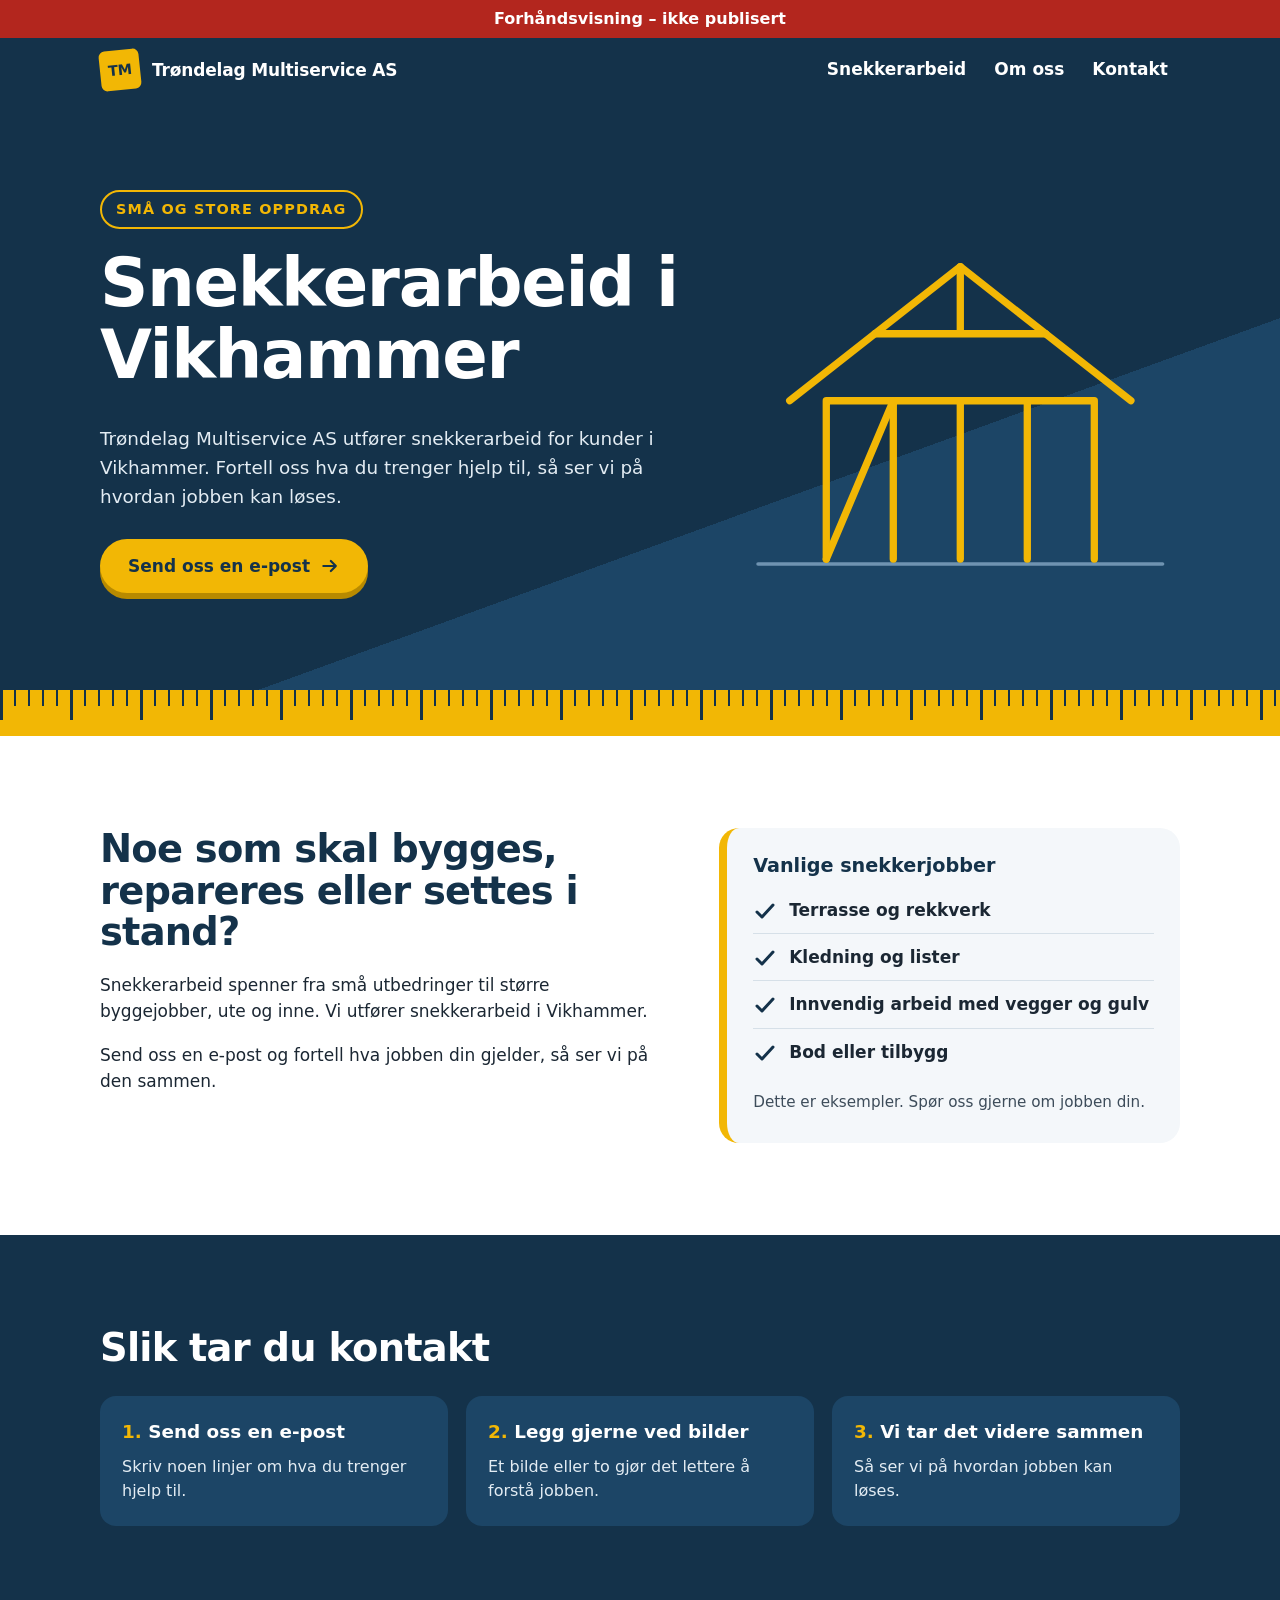
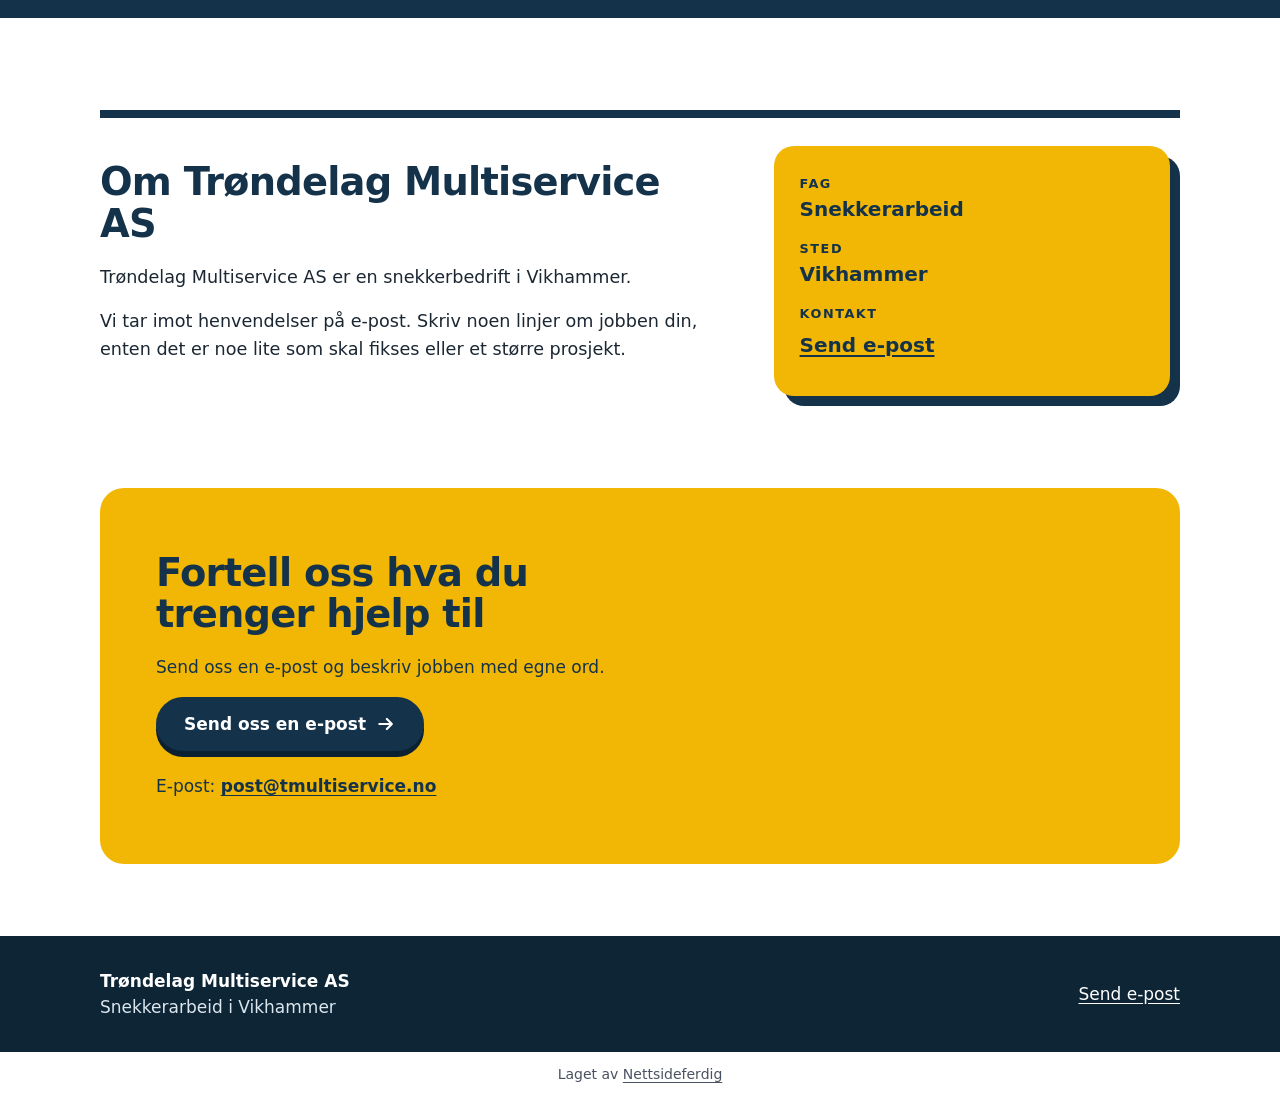
<file: index.html>
<!doctype html>
<html lang="nb">
<head>
<meta charset="utf-8">
<meta name="viewport" content="width=device-width, initial-scale=1">
<title>Snekker Vikhammer | Trøndelag Multiservice AS</title>
<meta name="description" content="Trøndelag Multiservice AS utfører snekkerarbeid i Vikhammer. Fortell oss hva du trenger hjelp til, og ta kontakt på e-post.">
<link rel="canonical" href="https://andersmathisen7-design.github.io/side-trondelag-multiservice-as-379ae695/">
<meta property="og:type" content="website">
<meta property="og:locale" content="nb_NO">
<meta property="og:site_name" content="Trøndelag Multiservice AS">
<meta property="og:title" content="Snekker Vikhammer | Trøndelag Multiservice AS">
<meta property="og:description" content="Trøndelag Multiservice AS utfører snekkerarbeid i Vikhammer. Fortell oss hva du trenger hjelp til, og ta kontakt på e-post.">
<meta property="og:url" content="https://andersmathisen7-design.github.io/side-trondelag-multiservice-as-379ae695/">
<meta http-equiv="Content-Security-Policy" content="default-src 'none'; style-src 'self'; img-src 'self'; manifest-src 'self'; worker-src 'self'; script-src 'self'">
<link rel="stylesheet" href="./style.css">
<meta name="theme-color" content="#14324a">
<link rel="manifest" href="./manifest.webmanifest">
<link rel="icon" href="./icon.svg" type="image/svg+xml">
<script src="./pwa.js" defer></script>
<meta name="robots" content="noindex,nofollow">
<script type="application/ld+json">{"@context":"https://schema.org","@type":"GeneralContractor","name":"Trøndelag Multiservice AS","description":"Trøndelag Multiservice AS utfører snekkerarbeid i Vikhammer. Fortell oss hva du trenger hjelp til, og ta kontakt på e-post.","email":"post@tmultiservice.no","areaServed":"Vikhammer","url":"https://andersmathisen7-design.github.io/side-trondelag-multiservice-as-379ae695"}</script>
</head>
<body>
<div class="forhandsstripe">Forhåndsvisning – ikke publisert</div>
<header class="topp"><div class="inn topp-rad"><a class="logo" href="./" aria-label="Til forsiden"><span class="merke" aria-hidden="true">TM</span> <span>Trøndelag Multiservice AS</span></a><nav aria-label="Hovedmeny"><ul class="meny"><li><a href="./#snekkerarbeid">Snekkerarbeid</a></li><li><a href="./#om-oss">Om oss</a></li><li><a href="./#kontakt">Kontakt</a></li></ul></nav></div></header>
<main>
<section class="hero"><div class="inn hero-rute"><div><p class="sted">Små og store oppdrag</p><h1>Snekkerarbeid i Vikhammer</h1><p class="ingress">Trøndelag Multiservice AS utfører snekkerarbeid for kunder i Vikhammer. Fortell oss hva du trenger hjelp til, så ser vi på hvordan jobben kan løses.</p><p><a class="knapp" href="mailto:post@tmultiservice.no">Send oss en e-post <svg viewBox="0 0 24 24" aria-hidden="true"><path class="pil" d="M4 12h15M13 6l6 6-6 6"/></svg></a></p></div><div class="tegning" aria-hidden="true"><svg viewBox="0 0 360 300"><path class="strek-tynn" d="M14 284h332"/><polyline class="strek" points="40,150 180,40 320,150"/><path class="strek" d="M70 150v130M290 150v130M70 150h220M125 150v130M180 150v130M235 150v130"/><path class="strek" d="M70 280l55-130M110 95h140M180 40v55"/></svg></div></div><div class="linjal" aria-hidden="true"></div></section><section class="del" id="snekkerarbeid"><div class="inn to"><div><h2>Noe som skal bygges, repareres eller settes i stand?</h2><p>Snekkerarbeid spenner fra små utbedringer til større byggejobber, ute og inne. Vi utfører snekkerarbeid i Vikhammer.</p><p>Send oss en e-post og fortell hva jobben din gjelder, så ser vi på den sammen.</p></div><aside class="liste-kort" aria-labelledby="vanlige"><h3 id="vanlige">Vanlige snekkerjobber</h3><ul class="sjekk"><li><svg viewBox="0 0 24 24" aria-hidden="true"><path class="hake" d="M4 13l5 5L20 6"/></svg> Terrasse og rekkverk</li><li><svg viewBox="0 0 24 24" aria-hidden="true"><path class="hake" d="M4 13l5 5L20 6"/></svg> Kledning og lister</li><li><svg viewBox="0 0 24 24" aria-hidden="true"><path class="hake" d="M4 13l5 5L20 6"/></svg> Innvendig arbeid med vegger og gulv</li><li><svg viewBox="0 0 24 24" aria-hidden="true"><path class="hake" d="M4 13l5 5L20 6"/></svg> Bod eller tilbygg</li></ul><p class="merknad">Dette er eksempler. Spør oss gjerne om jobben din.</p></aside></div></section><section class="del slik" aria-labelledby="slik-tittel"><div class="inn"><h2 id="slik-tittel">Slik tar du kontakt</h2><ol class="trinn"><li>Send oss en e-post<p>Skriv noen linjer om hva du trenger hjelp til.</p></li><li>Legg gjerne ved bilder<p>Et bilde eller to gjør det lettere å forstå jobben.</p></li><li>Vi tar det videre sammen<p>Så ser vi på hvordan jobben kan løses.</p></li></ol></div></section><section class="del" id="om-oss"><div class="inn"><div class="om-boks"><div><h2>Om Trøndelag Multiservice AS</h2><p>Trøndelag Multiservice AS er en snekkerbedrift i Vikhammer.</p><p>Vi tar imot henvendelser på e-post. Skriv noen linjer om jobben din, enten det er noe lite som skal fikses eller et større prosjekt.</p></div><aside class="fakta" aria-label="Kort om oss"><dl><div><dt>Fag</dt><dd>Snekkerarbeid</dd></div><div><dt>Sted</dt><dd>Vikhammer</dd></div><div><dt>Kontakt</dt><dd><a href="mailto:post@tmultiservice.no">Send e-post</a></dd></div></dl></aside></div></div></section><section class="kontakt" id="kontakt"><div class="inn"><div class="kontakt-kort"><h2>Fortell oss hva du trenger hjelp til</h2><p>Send oss en e-post og beskriv jobben med egne ord.</p><p><a class="knapp" href="mailto:post@tmultiservice.no">Send oss en e-post <svg viewBox="0 0 24 24" aria-hidden="true"><path class="pil" d="M4 12h15M13 6l6 6-6 6"/></svg></a></p><p class="adr">E-post: <a href="mailto:post@tmultiservice.no">post@tmultiservice.no</a></p></div></div></section>
</main>
<footer class="bunn"><div class="inn bunn-rad"><div><p class="bunn-navn">Trøndelag Multiservice AS</p><p>Snekkerarbeid i Vikhammer</p></div><p><a href="mailto:post@tmultiservice.no">Send e-post</a></p></div></footer>
<p class="nf-byra">Laget av <a href="https://nettsideferdig.no/">Nettsideferdig</a></p>
</body>
</html>
</file>
<file: style.css>
/* Fast fra Sidefabrikken: bestillingswidgeten. */
:root { --nf-farge: #14324a; }
#nf-bestill [hidden] { display: none !important; }
#nf-bestill button { font: inherit; padding: 0.5rem 0.9rem; margin: 0.2rem; border: 1px solid var(--nf-farge); border-radius: 6px; background: #fff; color: var(--nf-farge); cursor: pointer; }
#nf-bestill button:disabled { opacity: 0.6; }
#nf-bestill .nf-knapp { background: var(--nf-farge); color: #fff; }
#nf-bestill .nf-tjeneste { display: block; width: 100%; text-align: left; }
#nf-bestill .nf-tjeneste small, #nf-bestill .nf-vare small { display: block; color: #555; }
#nf-bestill .nf-felt { display: block; margin: 0.5rem 0; }
#nf-bestill input, #nf-bestill select, #nf-bestill textarea { font: inherit; padding: 0.4rem; border: 1px solid #c5cad3; border-radius: 4px; display: block; width: 100%; max-width: 24rem; }
#nf-bestill input[type="checkbox"], #nf-bestill input[type="radio"] { display: inline-block; width: auto; margin: 0 0.4rem 0 0; vertical-align: middle; }
#nf-bestill .nf-rad { display: flex; flex-wrap: wrap; gap: 0.5rem; }
#nf-bestill .nf-vare { padding: 0.4rem 0; border-bottom: 1px solid #e3e6eb; }
#nf-bestill .nf-feil, #nf-bestill .nf-utsolgt { color: #b3261e; }
#nf-bestill .nf-test { background: #fff4e5; padding: 0.4rem 0.8rem; border-radius: 6px; }
#nf-bestill .nf-oppsummering { font-weight: 600; }
#nf-bestill .nf-faner { display: flex; flex-wrap: wrap; gap: 0.25rem; margin: 0.5rem 0 1rem; }
#nf-bestill .nf-fane.nf-valgt, #nf-bestill .nf-dag.nf-valgt { background: var(--nf-farge); color: #fff; }
#nf-bestill .nf-adresse { position: relative; max-width: 24rem; }
#nf-bestill .nf-forslag { position: absolute; top: 100%; left: 0; right: 0; z-index: 10; max-height: 15rem; overflow-y: auto; background: #fff; border: 1px solid #c5cad3; border-radius: 4px; box-shadow: 0 4px 12px rgba(0, 0, 0, 0.15); }
#nf-bestill .nf-forslag button { display: block; width: 100%; margin: 0; border: 0; border-radius: 0; padding: 0.5rem 0.75rem; text-align: left; color: inherit; }
#nf-bestill .nf-forslag button:hover, #nf-bestill .nf-forslag button:focus { background: #f4f7fb; }
#nf-bestill .nf-dager { display: flex; flex-wrap: wrap; gap: 0.25rem; margin: 0.5rem 0; }
#nf-bestill .nf-dag.nf-full { text-decoration: line-through; color: #777; border-color: #c5cad3; }
#nf-bestill .nf-tillegg { margin: 0.5rem 0; }
#nf-bestill .nf-sporsmal { margin: 0.8rem 0; }
#nf-bestill .nf-hjelp { display: block; font-size: 0.875rem; color: #666; margin: 0.15rem 0 0.25rem; }
#nf-bestill .nf-sum { font-weight: 700; font-size: 1.15rem; }
#nf-bestill .nf-ja-nei { display: flex; gap: 1.5rem; margin-top: 0.25rem; }
.prisliste table { border-collapse: collapse; width: 100%; max-width: 36rem; }
.prisliste th, .prisliste td { text-align: left; padding: 0.4rem 0.6rem 0.4rem 0; border-bottom: 1px solid #e3e6eb; vertical-align: top; }
.prisliste td:last-child, .prisliste th:last-child { text-align: right; white-space: nowrap; padding-right: 0; }
.prisliste small { color: #555; }
.prisliste .prisinfo { font-size: 0.875rem; color: #555; }

main > section.melding, main > section.bestill { box-sizing: border-box; max-width: 42rem; margin: 0 auto; padding: 2.5rem 1.25rem 3.5rem; }
.nf-skjema .nf-felt { display: block; margin: 0.75rem 0; }
.nf-skjema label, .nf-skjema legend { display: block; font-weight: 600; }
.nf-skjema fieldset { border: 0; padding: 0; margin: 0.75rem 0; min-width: 0; }
.nf-skjema fieldset label { font-weight: 400; }
.nf-skjema input, .nf-skjema textarea { font: inherit; padding: 0.5rem; border: 1px solid #c5cad3; border-radius: 4px; display: block; width: 100%; max-width: 32rem; }
.nf-skjema input[type="radio"] { display: inline-block; width: auto; margin: 0 0.4rem 0 0; vertical-align: middle; }
.nf-skjema input:focus, .nf-skjema textarea:focus { outline: 2px solid var(--nf-farge); outline-offset: 1px; }
.nf-skjema button { font: inherit; font-weight: 600; border: 0; cursor: pointer; padding: 0.85rem 1.5rem; border-radius: 6px; background: var(--nf-farge); color: #fff; min-height: 44px; }
.nf-skjema .nf-info { font-size: 0.875rem; color: #555; }

/* Designet */
*{box-sizing:border-box}body{margin:0;background:#fff;color:#1b2733;font-family:system-ui,Segoe UI,Helvetica,Arial,sans-serif;font-size:17px;line-height:1.55}h1,h2,h3{margin:0 0 .5em;line-height:1.08;font-weight:800;letter-spacing:-.02em;color:#14324a}h1{font-size:2.6rem}h2{font-size:1.9rem}h3{font-size:1.2rem;letter-spacing:0}p{margin:0 0 1em;max-width:60ch}a{color:#14324a;text-underline-offset:3px}a:focus-visible{outline:3px solid #f2b705;outline-offset:3px;border-radius:4px}.inn{max-width:1120px;margin:0 auto;padding:0 20px}.topp{background:#14324a;color:#fff}.topp-rad{display:flex;flex-wrap:wrap;align-items:center;justify-content:space-between;gap:4px 20px;padding-top:10px;padding-bottom:10px}.logo{display:inline-flex;align-items:center;gap:12px;min-height:44px;color:#fff;text-decoration:none;font-weight:800;letter-spacing:-.01em}.merke{display:inline-flex;align-items:center;justify-content:center;width:40px;height:40px;background:#f2b705;color:#14324a;font-weight:800;font-size:.9rem;transform:rotate(-6deg);border-radius:6px;flex:none}.meny{display:flex;flex-wrap:wrap;gap:2px 4px;list-style:none;margin:0;padding:0}.meny a{display:inline-flex;align-items:center;min-height:44px;padding:0 12px;color:#fff;text-decoration:none;font-weight:600;border-bottom:3px solid transparent}.meny a:hover{border-bottom-color:#f2b705}.knapp{display:inline-flex;align-items:center;justify-content:center;gap:10px;min-height:54px;padding:0 28px;background:#f2b705;color:#14324a;font-weight:800;text-decoration:none;border-radius:999px;box-shadow:0 6px 0 #b88a00}.knapp:hover{background:#ffcb2b}.knapp svg{width:20px;height:20px}.pil{fill:none;stroke:#14324a;stroke-width:2.6;stroke-linecap:round;stroke-linejoin:round}.hero{background:linear-gradient(160deg,#14324a 0,#14324a 62%,#1c4566 62%,#1c4566 100%);color:#fff;padding:56px 0 0;overflow:hidden}.hero-rute{display:grid;gap:32px;align-items:center}.hero h1{color:#fff;max-width:14ch}.hero .sted{display:inline-block;margin-bottom:18px;padding:6px 14px;border:2px solid #f2b705;border-radius:999px;color:#f2b705;font-weight:700;font-size:.9rem;letter-spacing:.08em;text-transform:uppercase}.ingress{font-size:1.15rem;color:#e3ecf3}.hero .knapp{margin-top:10px}.tegning{display:none}.tegning svg{display:block;width:100%;max-width:440px;height:auto;margin-left:auto}.strek{fill:none;stroke:#f2b705;stroke-width:6;stroke-linecap:round;stroke-linejoin:round}.strek-tynn{fill:none;stroke:#6f93b1;stroke-width:3;stroke-linecap:round}.linjal{height:46px;margin-top:52px;background-color:#f2b705;background-image:repeating-linear-gradient(90deg,#14324a 0,#14324a 2px,transparent 2px,transparent 14px),repeating-linear-gradient(90deg,#14324a 0,#14324a 3px,transparent 3px,transparent 70px);background-size:auto 16px,auto 30px;background-repeat:repeat-x;background-position:0 0,0 0}.del{padding:64px 0}.to{display:grid;gap:32px}.liste-kort{background:#f4f7fa;border-radius:20px;padding:28px 26px;border-left:8px solid #f2b705}.sjekk{list-style:none;margin:0;padding:0}.sjekk li{display:flex;gap:12px;align-items:flex-start;padding:10px 0;border-bottom:1px solid #d6e0e8;font-weight:600}.sjekk li:last-child{border-bottom:0}.sjekk svg{width:24px;height:24px;flex:none;margin-top:2px}.hake{fill:none;stroke:#14324a;stroke-width:3;stroke-linecap:round;stroke-linejoin:round}.merknad{margin:16px 0 0;font-size:.95rem;color:#3d4c5a}.slik{background:#14324a;color:#fff}.slik h2{color:#fff}.trinn{margin:28px 0 0;padding:0;display:grid;gap:18px;list-style-position:inside}.trinn li{background:#1c4566;border-radius:16px;padding:22px;font-weight:800;font-size:1.15rem}.trinn li::marker{color:#f2b705}.trinn p{font-weight:400;font-size:1rem;margin:8px 0 0;color:#e3ecf3}.om-boks{border-top:8px solid #14324a;padding-top:28px;display:grid;gap:32px}.om-boks p{font-size:1.1rem}.fakta{background:#f2b705;border-radius:20px;padding:28px 26px;color:#14324a;box-shadow:10px 10px 0 #14324a;margin-right:10px}.fakta dl{margin:0;display:grid;gap:14px}.fakta dt{font-size:.8rem;font-weight:800;letter-spacing:.12em;text-transform:uppercase}.fakta dd{margin:0;font-size:1.25rem;font-weight:800}.fakta a{color:#14324a;display:inline-flex;align-items:center;min-height:44px}.kontakt{padding:0 0 72px}.kontakt-kort{background:#f2b705;border-radius:24px;padding:40px 26px;color:#14324a}.kontakt-kort h2{max-width:16ch}.kontakt-kort .knapp{background:#14324a;color:#fff;box-shadow:0 6px 0 #0b2031}.kontakt-kort .knapp:hover{background:#1c4566}.kontakt-kort .pil{stroke:#fff}.kontakt-kort a{color:#14324a;font-weight:700}.kontakt-kort a.knapp{color:#fff}.adr{margin:22px 0 0}.bunn{background:#0e2536;color:#dbe6ee;padding:32px 0}.bunn p{margin:0}.bunn a{color:#fff;display:inline-flex;align-items:center;min-height:44px}.bunn-rad{display:flex;flex-wrap:wrap;align-items:center;justify-content:space-between;gap:10px 40px}.bunn-navn{font-weight:800;color:#fff}section.melding{padding:56px 20px;max-width:720px;margin:0 auto}.nf-skjema .nf-felt{margin-bottom:16px}.nf-skjema label{display:block;font-weight:700;margin-bottom:6px}.nf-skjema input,.nf-skjema textarea{width:100%;padding:12px;border:2px solid #b9c7d3;border-radius:10px;font:inherit}.nf-skjema button.knapp{border:0;cursor:pointer;font:inherit;font-weight:800}@media(min-width:780px){h1{font-size:4.2rem}h2{font-size:2.4rem}.hero{padding-top:88px}.linjal{margin-top:80px}.to{grid-template-columns:1.1fr .9fr;gap:56px;align-items:start}.trinn{grid-template-columns:repeat(3,1fr)}.del{padding:92px 0}.kontakt-kort{padding:64px 56px}.om-boks{grid-template-columns:1.2fr .8fr;gap:64px;align-items:center}}@media(min-width:900px){.hero-rute{grid-template-columns:1.15fr .85fr;gap:48px}.tegning{display:block}}

/* Fast fra Sidefabrikken */
.forhandsstripe { display: block !important; position: relative !important; z-index: 2147483647 !important; background: #b3261e !important; color: #fff !important; text-align: center !important; padding: 0.5rem 1rem !important; font: 600 1rem/1.4 system-ui, sans-serif !important; visibility: visible !important; opacity: 1 !important; max-height: none !important; height: auto !important; min-height: 0 !important; overflow: visible !important; margin: 0 !important; top: auto !important; left: auto !important; right: auto !important; bottom: auto !important; width: auto !important; transform: none !important; clip-path: none !important; filter: none !important; text-indent: 0 !important; font-size: 1rem !important; }
.nf-byra { display: block !important; position: static !important; inset: auto !important; z-index: auto !important; background: #fff !important; color: #4a5160 !important; text-align: center !important; padding: 0.75rem 1rem !important; margin: 0 !important; width: auto !important; max-width: none !important; height: auto !important; min-height: 0 !important; max-height: none !important; overflow: visible !important; visibility: visible !important; opacity: 1 !important; transform: none !important; clip-path: none !important; filter: none !important; font: 400 0.875rem/1.5 system-ui, sans-serif !important; letter-spacing: normal !important; text-indent: 0 !important; text-transform: none !important; }
.nf-byra a { display: inline !important; position: static !important; color: inherit !important; text-decoration: underline !important; font: inherit !important; visibility: visible !important; opacity: 1 !important; pointer-events: auto !important; }
.nf-felle { display: none !important; position: absolute !important; left: -10000px !important; width: 1px !important; height: 1px !important; overflow: hidden !important; }
</file>
